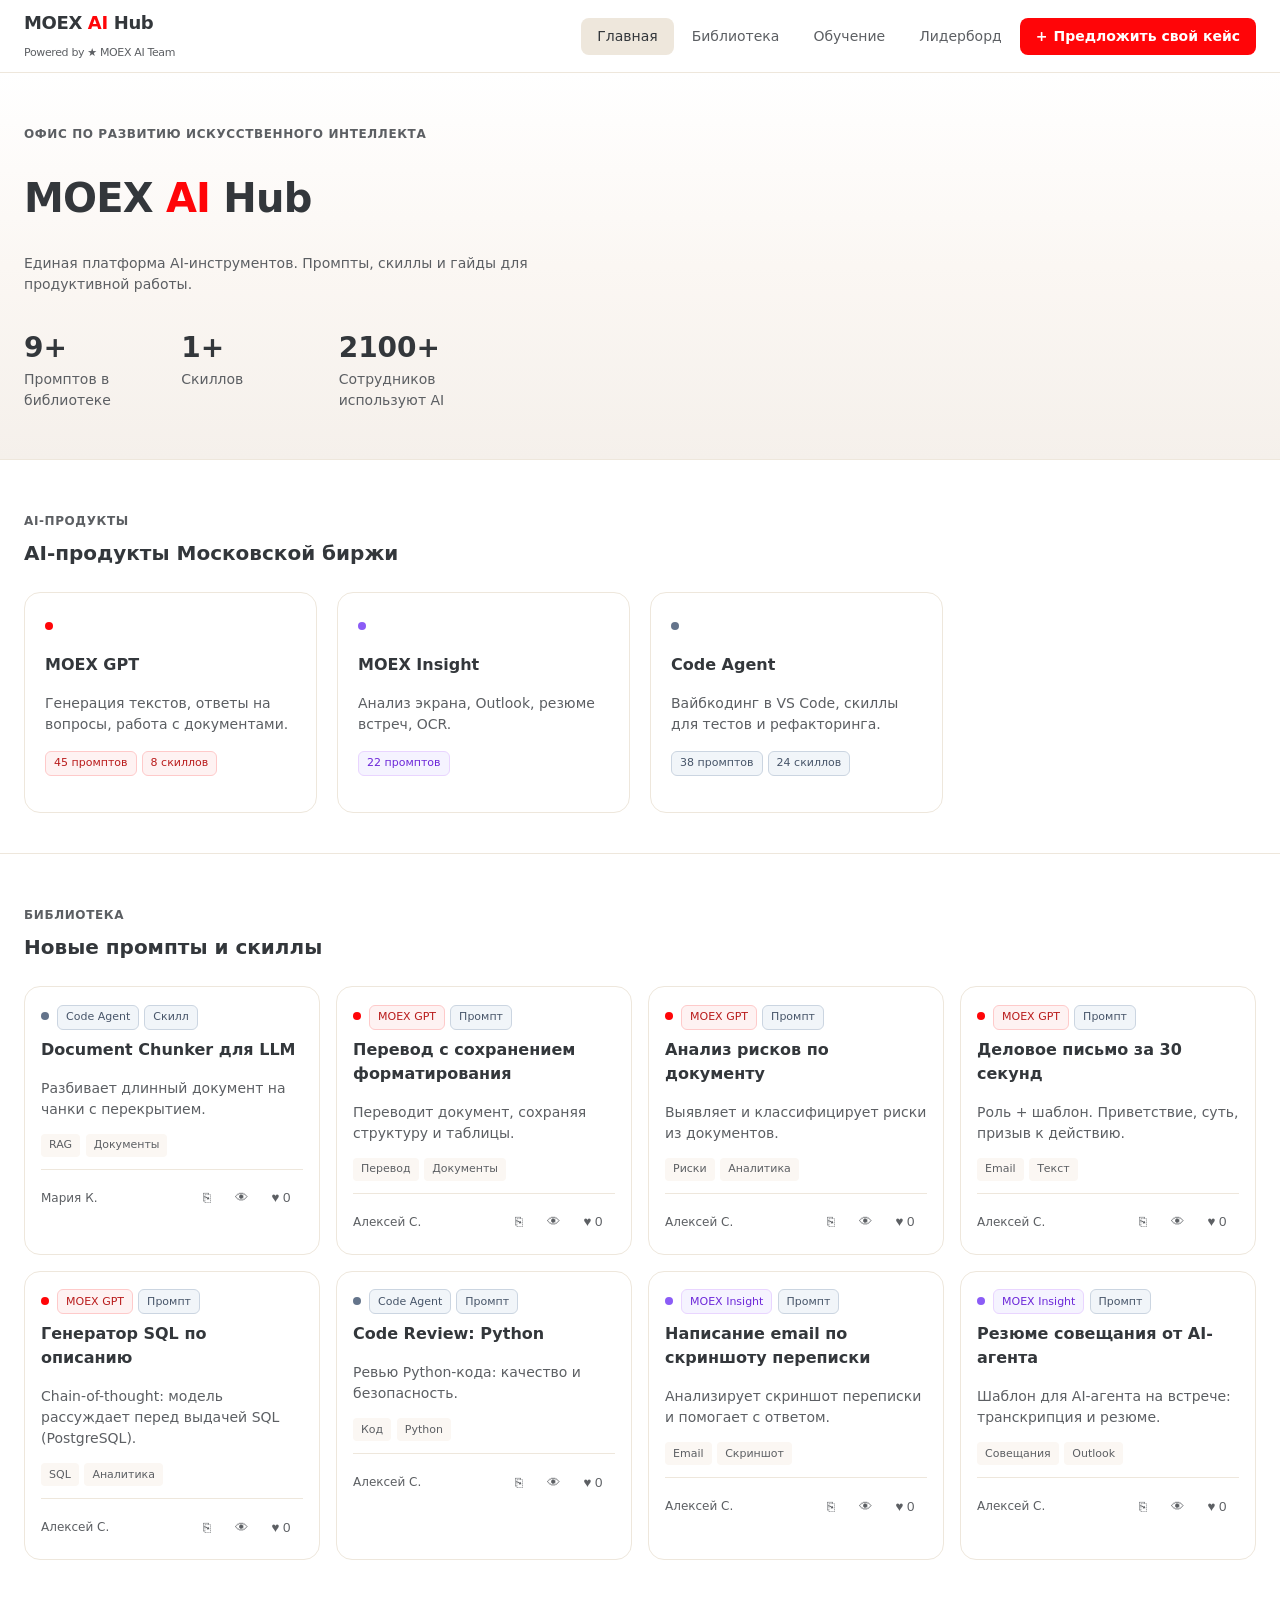
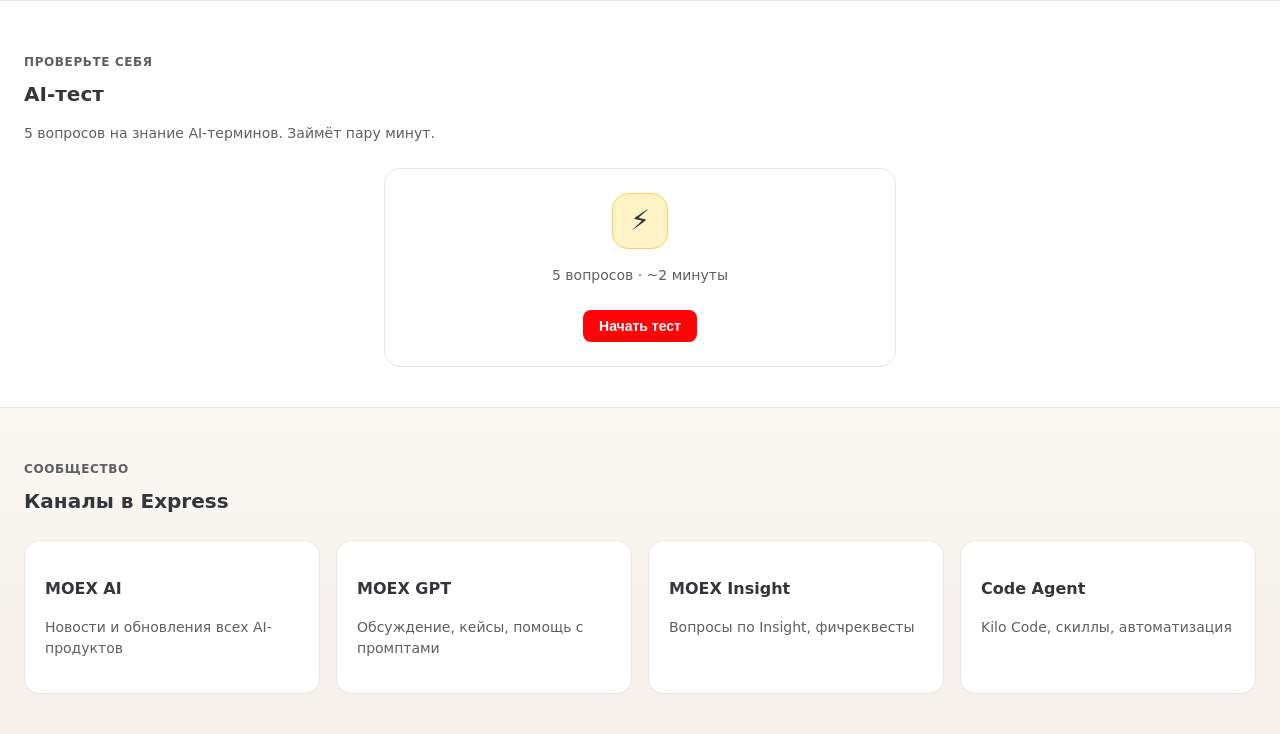
<file: moex-ai-hub-full-app.html>
<!DOCTYPE html>
<html lang="ru">
<head>
  <meta charset="UTF-8" />
  <meta name="viewport" content="width=device-width, initial-scale=1.0" />
  <title>MOEX AI Hub — Единая платформа AI-инструментов</title>
  <style>
    *,*::before,*::after{box-sizing:border-box;}
    body{margin:0;font-family:system-ui,-apple-system,'Segoe UI',Roboto,sans-serif;background:#fff;color:#33373B;line-height:1.5;-webkit-font-smoothing:antialiased;}
    .container{max-width:1280px;margin:0 auto;padding:0 1rem;}
    @media (min-width:640px){.container{padding:0 1.5rem;}}
    a{color:inherit;text-decoration:none;}
    button,cursor-pointer{cursor:pointer;}

    /* Header */
    header{position:sticky;top:0;z-index:50;border-bottom:1px solid #EEE7DC;background:rgba(255,255,255,.92);backdrop-filter:blur(12px);}
    .header-inner{display:flex;align-items:center;justify-content:space-between;height:72px;}
    .logo{font-size:1.125rem;font-weight:700;letter-spacing:-0.02em;}
    .logo .red{color:#FF0508;}
    .logo-sub{font-size:11px;font-weight:500;color:#5c5f63;}
    nav{display:flex;align-items:center;gap:2px;}
    .nav-link{padding:0.5rem 1rem;font-size:0.875rem;font-weight:500;color:#5c5f63;border-radius:0.5rem;}
    .nav-link:hover{color:#33373B;background:#FBF7F3;}
    .nav-link.active{color:#33373B;background:#EEE7DC;}
    .btn{display:inline-flex;align-items:center;gap:0.375rem;padding:0.5rem 1rem;font-size:0.875rem;font-weight:600;border-radius:0.5rem;border:none;cursor:pointer;transition:all .2s;}
    .btn-primary{background:#FF0508;color:#fff;}
    .btn-primary:hover{background:#d90407;}
    .btn-outline{background:transparent;border:1px solid #33373B;color:#33373B;}
    .btn-outline:hover{background:#33373B;color:#fff;}
    .btn-ghost{background:transparent;color:#5c5f63;}
    .btn-ghost:hover{background:#FBF7F3;color:#33373B;}

    /* Sections */
    .screen{display:none;}
    .screen.active{display:block;}
    .section-label{font-size:0.75rem;font-weight:600;text-transform:uppercase;letter-spacing:0.05em;color:#5c5f63;margin-bottom:0.5rem;}
    .section-title{font-size:1.25rem;font-weight:700;color:#33373B;margin:0 0 0.5rem;}
    .page-title{font-size:1.875rem;font-weight:700;letter-spacing:-0.02em;color:#33373B;}
    .page-subtitle{font-size:0.875rem;color:#5c5f63;margin-top:0.25rem;}
    .card-title{font-size:1rem;font-weight:600;color:#33373B;}
    .body-text{font-size:0.875rem;color:#5c5f63;line-height:1.5;}

    /* Hero */
    .hero{background:linear-gradient(180deg,#fff 0%,#FBF7F3 50%,#F5F0EB 100%);border-bottom:1px solid #EEE7DC;padding:2.5rem 0 3rem;}
    .hero h1{font-size:2.5rem;font-weight:700;letter-spacing:-0.02em;line-height:1.1;}
    .hero .red{color:#FF0508;}
    .hero-stats{display:grid;grid-template-columns:repeat(3,1fr);gap:1.5rem;max-width:28rem;margin-top:2rem;}
    .hero-stat .val{font-size:1.75rem;font-weight:700;color:#33373B;}
    .hero-stat .lbl{font-size:0.875rem;color:#5c5f63;}

    /* Cards */
    .card{background:#fff;border:1px solid #EEE7DC;border-radius:1rem;padding:1.25rem;transition:box-shadow .2s,border-color .2s;}
    .card:hover{box-shadow:0 12px 28px rgba(0,0,0,.08);border-color:#E1BD95;}
    .product-dot{width:8px;height:8px;border-radius:50%;display:inline-block;margin-right:0.5rem;}
    .product-dot.gpt{background:#FF0508;}
    .product-dot.insight{background:#8b5cf6;}
    .product-dot.code{background:#64748b;}
    .badge{display:inline-flex;align-items:center;padding:0.2rem 0.5rem;font-size:11px;font-weight:500;border-radius:0.375rem;border:1px solid;}
    .badge-gpt{background:#fef2f2;color:#b91c1c;border-color:#fecaca;}
    .badge-insight{background:#f5f3ff;color:#6d28d9;border-color:#e9d5ff;}
    .badge-code{background:#f1f5f9;color:#475569;border-color:#cbd5e1;}
    .grid-3{display:grid;grid-template-columns:repeat(auto-fill,minmax(280px,1fr));gap:1.25rem;}
    .grid-4{display:grid;grid-template-columns:repeat(auto-fill,minmax(260px,1fr));gap:1rem;}

    /* Prompt card */
    .prompt-card{background:#fff;border:1px solid #EEE7DC;border-radius:1rem;padding:1rem;cursor:pointer;transition:all .2s;}
    .prompt-card:hover{box-shadow:0 12px 28px rgba(0,0,0,.1);transform:translateY(-2px);}
    .prompt-card .tags-wrap{display:flex;flex-wrap:wrap;gap:0.35rem;margin-top:0.5rem;}
    .prompt-card .tag{font-size:11px;padding:0.2rem 0.5rem;background:#FBF7F3;color:#5c5f63;border-radius:0.25rem;}
    .prompt-card .footer{border-top:1px solid #EEE7DC;margin-top:0.75rem;padding-top:0.75rem;display:flex;align-items:center;justify-content:space-between;}
    .prompt-card .actions{display:flex;align-items:center;gap:2px;}
    .prompt-card .actions button{width:32px;height:32px;border:none;background:transparent;border-radius:0.375rem;color:#5c5f63;cursor:pointer;}
    .prompt-card .actions button:hover{background:#FBF7F3;color:#33373B;}
    .prompt-card .actions .like{min-width:44px;}
    .prompt-card .actions .like.liked{color:#FF0508;}

    /* Modal */
    .overlay{position:fixed;inset:0;background:rgba(0,0,0,.4);z-index:100;display:none;align-items:center;justify-content:center;padding:1rem;}
    .overlay.open{display:flex;}
    .modal{background:#fff;border-radius:1rem;max-width:560px;width:100%;max-height:90vh;overflow:auto;box-shadow:0 25px 50px -12px rgba(0,0,0,.25);}
    .modal-header{padding:1.25rem 1.5rem;border-bottom:1px solid #EEE7DC;display:flex;justify-content:space-between;align-items:flex-start;}
    .modal-header h2{font-size:1.125rem;font-weight:600;margin:0;}
    .modal-close{width:32px;height:32px;border:none;background:transparent;border-radius:0.375rem;cursor:pointer;color:#5c5f63;}
    .modal-close:hover{background:#FBF7F3;}
    .modal-body{padding:1.5rem;}
    .modal-body pre{white-space:pre-wrap;font-size:0.8rem;color:#33373B;background:#FBF7F3;padding:1rem;border-radius:0.5rem;overflow:auto;max-height:320px;}
    .modal-copy{margin-top:1rem;}

    /* Quiz */
    .quiz-card{background:#fff;border:1px solid #EEE7DC;border-radius:1rem;padding:1.5rem;max-width:32rem;margin:0 auto;}
    .quiz-progress{height:6px;background:#EEE7DC;border-radius:999px;overflow:hidden;margin-bottom:1rem;}
    .quiz-progress-bar{height:100%;background:#FF0508;border-radius:999px;transition:width .3s;}
    .quiz-option{width:100%;text-align:left;padding:0.875rem 1rem;border:1px solid #EEE7DC;border-radius:0.5rem;background:#fff;cursor:pointer;margin-bottom:0.5rem;display:flex;align-items:center;gap:0.75rem;}
    .quiz-option:hover{border-color:#E1BD95;background:#FBF7F3;}
    .quiz-option.selected{border-color:#33373B;background:#FBF7F3;}
    .quiz-option.correct{border-color:#10b981;background:#ecfdf5;}
    .quiz-option.wrong{border-color:#ef4444;background:#fef2f2;}
    .quiz-option .letter{width:24px;height:24px;border-radius:50%;border:1px solid #EEE7DC;display:flex;align-items:center;justify-content:center;font-size:0.75rem;font-weight:700;flex-shrink:0;}
    .quiz-explanation{margin-top:1rem;padding:1rem;background:#FBF7F3;border:1px solid #EEE7DC;border-radius:0.5rem;font-size:0.875rem;color:#5c5f63;}
    .quiz-result-icon{width:56px;height:56px;border-radius:1rem;display:flex;align-items:center;justify-content:center;margin:0 auto 1rem;font-size:1.75rem;}
    .quiz-result-icon.good{background:#ecfdf5;border:1px solid #a7f3d0;}
    .quiz-result-icon.bad{background:#fef2f2;border:1px solid #fecaca;}

    /* Library filters */
    .filters{display:flex;flex-wrap:wrap;gap:0.5rem;align-items:center;margin-bottom:1.25rem;}
    .filter-tabs{display:flex;gap:2px;}
    .filter-tab{padding:0.35rem 0.75rem;font-size:0.75rem;border:1px solid #EEE7DC;background:#fff;border-radius:0.375rem;cursor:pointer;}
    .filter-tab:hover{background:#FBF7F3;}
    .filter-tab.active{background:#33373B;color:#fff;border-color:#33373B;}
    .search-inp{height:36px;padding:0 0.75rem;border:1px solid #EEE7DC;border-radius:0.5rem;font-size:0.875rem;min-width:200px;}
    .search-inp:focus{outline:none;border-color:#E1BD95;box-shadow:0 0 0 2px rgba(225,189,149,.3);}

    /* Form */
    .form-group{margin-bottom:1.25rem;}
    .form-label{display:block;font-size:0.75rem;font-weight:600;color:#33373B;margin-bottom:0.35rem;}
    .form-label .req{color:#FF0508;}
    .form-input,.form-textarea{width:100%;padding:0.5rem 0.75rem;border:1px solid #EEE7DC;border-radius:0.5rem;font-size:0.875rem;}
    .form-input:focus,.form-textarea:focus{outline:none;border-color:#E1BD95;}
    .form-textarea{min-height:160px;resize:vertical;font-family:ui-monospace,monospace;}
    .form-select{height:36px;padding:0 2rem 0 0.75rem;border:1px solid #EEE7DC;border-radius:0.5rem;font-size:0.875rem;background:#fff;cursor:pointer;min-width:180px;}
    .form-tabs{display:flex;gap:2px;padding:2px;background:#FBF7F3;border:1px solid #EEE7DC;border-radius:0.5rem;}
    .form-tab{flex:1;padding:0.5rem;font-size:0.75rem;border:none;background:transparent;border-radius:0.375rem;cursor:pointer;display:flex;align-items:center;justify-content:center;gap:0.35rem;}
    .form-tab.active{background:#fff;box-shadow:0 1px 2px rgba(0,0,0,.05);}

    /* Leaderboard */
    .lb-top3{display:grid;grid-template-columns:repeat(3,1fr);gap:1rem;margin-bottom:1.5rem;}
    .lb-user{text-align:center;padding:1.25rem;border-radius:1rem;background:linear-gradient(180deg,#fff 0%,#FBF7F3 100%);border:1px solid #EEE7DC;}
    .lb-user .avatar{width:48px;height:48px;border-radius:50%;background:#EEE7DC;display:flex;align-items:center;justify-content:center;font-weight:700;margin:0 auto 0.5rem;}
    .lb-row{display:flex;align-items:center;gap:1rem;padding:0.75rem 1rem;border-bottom:1px solid #EEE7DC;}
    .lb-row:last-child{border-bottom:none;}
    .lb-row:hover{background:#FBF7F3;}
    .lb-row .rank{width:28px;text-align:center;font-weight:700;color:#5c5f63;}
    .lb-row .name{flex:1;font-weight:600;}
    .lb-row .dept{font-size:0.75rem;color:#5c5f63;}
    .lb-row .nums{display:flex;gap:1rem;font-size:0.875rem;color:#5c5f63;}
    .lb-row .nums .heart{color:#FF0508;}

    /* Toast */
    #toast{position:fixed;bottom:1.5rem;left:50%;transform:translateX(-50%);background:#33373B;color:#fff;padding:0.5rem 1rem;border-radius:0.5rem;font-size:0.875rem;z-index:200;opacity:0;transition:opacity .2s;}
    #toast.show{opacity:1;}
    .py-10{padding-top:2.5rem;padding-bottom:2.5rem;}
    .mb-6{margin-bottom:1.5rem;}
    .mb-8{margin-bottom:2rem;}
  </style>
</head>
<body>
  <header>
    <div class="container header-inner">
      <a href="#home" class="logo" data-nav="home">MOEX <span class="red">AI</span> Hub<br><span class="logo-sub">Powered by ★ MOEX AI Team</span></a>
      <nav>
        <a href="#home" class="nav-link" data-nav="home">Главная</a>
        <a href="#library" class="nav-link" data-nav="library">Библиотека</a>
        <a href="#learn" class="nav-link" data-nav="learn">Обучение</a>
        <a href="#leaderboard" class="nav-link" data-nav="leaderboard">Лидерборд</a>
        <a href="#submit" class="btn btn-primary"><span>+</span> Предложить свой кейс</a>
      </nav>
    </div>
  </header>

  <main>
    <!-- HOME -->
    <section id="screen-home" class="screen active">
      <div class="hero">
        <div class="container">
          <p class="section-label">Офис по развитию искусственного интеллекта</p>
          <h1>MOEX <span class="red">AI</span> Hub</h1>
          <p class="body-text" style="max-width:32rem;margin-top:0.5rem;">Единая платформа AI-инструментов. Промпты, скиллы и гайды для продуктивной работы.</p>
          <div class="hero-stats">
            <div class="hero-stat"><div class="val" id="stat-prompts">0</div><div class="lbl">Промптов в библиотеке</div></div>
            <div class="hero-stat"><div class="val" id="stat-skills">0</div><div class="lbl">Скиллов</div></div>
            <div class="hero-stat"><div class="val">2100+</div><div class="lbl">Сотрудников используют AI</div></div>
          </div>
        </div>
      </div>
      <div class="container py-10">
        <p class="section-label">AI-продукты</p>
        <h2 class="section-title mb-6">AI-продукты Московской биржи</h2>
        <div class="grid-3" id="home-products"></div>
      </div>
      <div class="container py-10" style="border-top:1px solid #EEE7DC;">
        <p class="section-label">Библиотека</p>
        <h2 class="section-title mb-6">Новые промпты и скиллы</h2>
        <div class="grid-4" id="home-library"></div>
      </div>
      <div class="container py-10" style="border-top:1px solid #EEE7DC;">
        <p class="section-label">Проверьте себя</p>
        <h2 class="section-title mb-2">AI-тест</h2>
        <p class="body-text mb-6" style="max-width:28rem;">5 вопросов на знание AI-терминов. Займёт пару минут.</p>
        <div id="quiz-root"></div>
      </div>
      <div class="container py-10" style="border-top:1px solid #EEE7DC;background:linear-gradient(180deg,#FBF7F3 0%,#F5F0EB 100%);">
        <p class="section-label">Сообщество</p>
        <h2 class="section-title mb-6">Каналы в Express</h2>
        <div class="grid-4" id="home-community"></div>
      </div>
    </section>

    <!-- LIBRARY -->
    <section id="screen-library" class="screen">
      <div style="border-bottom:1px solid #EEE7DC;background:linear-gradient(180deg,#FBF7F3,#fff);">
        <div class="container py-10">
          <p class="section-label">Библиотека</p>
          <h1 class="page-title">Все материалы</h1>
          <p class="page-subtitle" id="library-count">0 материалов</p>
        </div>
      </div>
      <div class="container py-10">
        <div class="filters">
          <div class="filter-tabs" id="filter-tabs"></div>
          <select class="form-select" id="filter-product">
            <option value="all">Все продукты</option>
            <option value="MOEX GPT">MOEX GPT</option>
            <option value="MOEX Insight">MOEX Insight</option>
            <option value="Code Agent">Code Agent</option>
          </select>
          <input type="text" class="search-inp" id="filter-search" placeholder="Поиск..." />
        </div>
        <div class="grid-4" id="library-grid"></div>
      </div>
    </section>

    <!-- LEARN -->
    <section id="screen-learn" class="screen">
      <div style="border-bottom:1px solid #EEE7DC;background:linear-gradient(180deg,#FBF7F3,#fff);">
        <div class="container py-10">
          <p class="section-label">Обучение</p>
          <h1 class="page-title">Гайды, глоссарий и тест</h1>
          <p class="page-subtitle">Ресурсы для работы с AI-инструментами Биржи</p>
        </div>
      </div>
      <div class="container py-10">
        <div class="grid-3 mb-8" id="learn-guides"></div>
        <p class="section-label">Проверьте себя</p>
        <h2 class="section-title mb-6">AI-тест</h2>
        <div id="learn-quiz-root"></div>
      </div>
    </section>

    <!-- LEADERBOARD -->
    <section id="screen-leaderboard" class="screen">
      <div style="border-bottom:1px solid #EEE7DC;background:linear-gradient(180deg,#FBF7F3,#fff);">
        <div class="container py-10">
          <p class="section-label">Лидерборд</p>
          <h1 class="page-title">Лучшие контрибьюторы</h1>
          <p class="page-subtitle">Сотрудники, которые делают AI доступнее для всех</p>
        </div>
      </div>
      <div class="container py-10">
        <div class="lb-top3" id="lb-top3"></div>
        <div class="card" id="lb-rest"></div>
      </div>
    </section>

    <!-- SUBMIT -->
    <section id="screen-submit" class="screen">
      <div style="border-bottom:1px solid #EEE7DC;background:linear-gradient(180deg,#FBF7F3,#fff);">
        <div class="container py-10">
          <a href="#library" class="body-text" style="display:inline-flex;align-items:center;gap:0.35rem;margin-bottom:0.5rem;">← Назад в библиотеку</a>
          <h1 class="page-title">Поделиться с сообществом</h1>
          <p class="page-subtitle">Добавьте промпт или скилл</p>
        </div>
      </div>
      <div class="container py-10" id="submit-form-wrap">
        <div class="card" style="max-width:36rem;margin:0 auto;">
          <div style="padding:1.5rem;">
            <form id="submit-form">
              <div class="form-group">
                <span class="form-label">Тип материала</span>
                <div class="form-tabs">
                  <button type="button" class="form-tab active" data-type="prompt">Промпт</button>
                  <button type="button" class="form-tab" data-type="skill">Скилл</button>
                </div>
              </div>
              <div class="form-group">
                <label class="form-label">Название <span class="req">*</span></label>
                <input type="text" class="form-input" id="submit-title" placeholder="Например: Суммаризация протокола" required />
              </div>
              <div class="form-group">
                <label class="form-label">Краткое описание</label>
                <input type="text" class="form-input" id="submit-desc" placeholder="Одно предложение" />
              </div>
              <div class="form-group">
                <label class="form-label">Текст промпта / код <span class="req">*</span></label>
                <textarea class="form-textarea" id="submit-content" placeholder="Вставьте текст..." required></textarea>
              </div>
              <div class="form-group">
                <label class="form-label">Продукт <span class="req">*</span></label>
                <select class="form-select" id="submit-product" required>
                  <option value="">Выберите продукт</option>
                  <option value="MOEX GPT">MOEX GPT</option>
                  <option value="MOEX Insight">MOEX Insight</option>
                  <option value="Code Agent">Code Agent</option>
                </select>
              </div>
              <button type="submit" class="btn btn-primary" style="width:100%;">
                Отправить на модерацию
              </button>
            </form>
          </div>
        </div>
      </div>
      <div id="submit-success" style="display:none;text-align:center;padding:4rem 1rem;">
        <div class="quiz-result-icon good">✓</div>
        <h2 class="section-title">Материал отправлен</h2>
        <p class="body-text">После модерации он станет доступен в библиотеке.</p>
        <div style="margin-top:1.5rem;">
          <a href="#library" class="btn btn-outline">В библиотеку</a>
        </div>
      </div>
    </section>
  </main>

  <div class="overlay" id="modal-overlay">
    <div class="modal">
      <div class="modal-header">
        <h2 id="modal-title"></h2>
        <button type="button" class="modal-close" id="modal-close" aria-label="Закрыть">×</button>
      </div>
      <div class="modal-body">
        <div id="modal-badges"></div>
        <pre id="modal-content"></pre>
        <button type="button" class="btn btn-primary modal-copy" id="modal-copy">Копировать</button>
      </div>
    </div>
  </div>

  <div id="toast">Скопировано</div>

  <script>
(function() {
  const PRODUCTS = [
    { name: 'MOEX GPT', tagline: 'Корпоративный AI-чат', desc: 'Генерация текстов, ответы на вопросы, работа с документами.', dot: 'gpt', prompts: 45, skills: 8 },
    { name: 'MOEX Insight', tagline: 'AI-ассистент рабочего стола', desc: 'Анализ экрана, Outlook, резюме встреч, OCR.', dot: 'insight', prompts: 22, skills: 0 },
    { name: 'Code Agent', tagline: 'Программирование с помощью AI', desc: 'Вайбкодинг в VS Code, скиллы для тестов и рефакторинга.', dot: 'code', prompts: 38, skills: 24 }
  ];
  const CHANNELS = [
    { title: 'MOEX AI', desc: 'Новости и обновления всех AI-продуктов' },
    { title: 'MOEX GPT', desc: 'Обсуждение, кейсы, помощь с промптами' },
    { title: 'MOEX Insight', desc: 'Вопросы по Insight, фичреквесты' },
    { title: 'Code Agent', desc: 'Kilo Code, скиллы, автоматизация' }
  ];
  const GUIDES = [
    { title: 'Установка Python + Node.js', desc: 'Настройка окружения' },
    { title: 'Настройка Kilo Code в VS Code', desc: 'Подключение к локальным LLM' },
    { title: 'Первые шаги в MOEX Insight', desc: 'От установки до первого анализа' },
    { title: 'Как писать эффективные промпты', desc: 'Техники и шаблоны' },
    { title: 'Безопасность при работе с AI', desc: 'Правила и лучшие практики' },
    { title: 'API MOEX LLMs', desc: 'Получение API-ключа' }
  ];
  const QUIZ_QUESTIONS = [
    { question: 'Что такое промпт?', options: ['Программа для компьютера', 'Текстовая инструкция для AI-модели', 'Тип файла', 'Название сервера'], correctIndex: 1, explanation: 'Промпт — это текстовая инструкция, которая задаёт AI-модели контекст, роль и формат ответа.' },
    { question: 'Чем скилл отличается от промпта?', options: ['Скилл — это промпт на английском', 'Скилл всегда длиннее', 'Скилл включает код и автоматизацию', 'Ничем'], correctIndex: 2, explanation: 'Скилл — конфигурация или код. Промпт — только текст.' },
    { question: 'Что такое вайбкодинг?', options: ['Программирование под музыку', 'Описание задачи словами, AI пишет код', 'Тестирование интерфейсов', 'Парное программирование'], correctIndex: 1, explanation: 'Вайбкодинг — вы описываете результат, AI генерирует код.' },
    { question: 'Для чего нужен RAG?', options: ['Ускорение модели', 'Ответы на основе актуальных документов', 'Шифрование данных', 'Обучение моделей'], correctIndex: 1, explanation: 'RAG подтягивает данные в контекст для ответа.' },
    { question: 'Что такое LLM?', options: ['Long Learning Machine', 'Large Language Model', 'Logical Learning Module', 'Low Latency Memory'], correctIndex: 1, explanation: 'LLM = Large Language Model.' }
  ];

  let ITEMS = [];
  function getItems() {
    if (ITEMS.length) return ITEMS;
    const raw = [
      { id: 'p1', title: 'Суммаризация протокола совещания', description: 'Роль + структурированный вывод. Решения, задачи, дедлайны.', content: '**Роль:** Ты — корпоративный секретарь.\n\n**Инструкция:** Проанализируй протокол: 1) Решения 2) Задачи с ответственными и сроками 3) Открытые вопросы. Выведи резюме и таблицы. Язык: русский.', tags: ['Текст','Совещания'], product: 'MOEX GPT', author: 'Алексей С.', likes: 0, type: 'prompt' },
      { id: 'p2', title: 'Генератор SQL по описанию', description: 'Chain-of-thought: модель рассуждает перед выдачей SQL (PostgreSQL).', content: '**Роль:** Ты — senior DBA PostgreSQL. Действуй по шагам: 1) Переформулируй задачу 2) Определи JOIN и агрегации 3) Напиши SQL с комментариями.', tags: ['SQL','Аналитика'], product: 'MOEX GPT', author: 'Алексей С.', likes: 0, type: 'prompt' },
      { id: 'p3', title: 'Деловое письмо за 30 секунд', description: 'Роль + шаблон. Приветствие, суть, призыв к действию.', content: '**Роль:** Опытный специалист по коммуникациям. Структура: обращение, контекст, ключевые пункты, call-to-action, подпись. До 200 слов.', tags: ['Email','Текст'], product: 'MOEX GPT', author: 'Алексей С.', likes: 0, type: 'prompt' },
      { id: 'p4', title: 'Анализ рисков по документу', description: 'Выявляет и классифицирует риски из документов.', content: 'Проанализируй документ. Для каждого риска: Категория | Описание | Вероятность | Влияние | Митигация. Категории: Операционный/Финансовый/Технологический.', tags: ['Риски','Аналитика'], product: 'MOEX GPT', author: 'Алексей С.', likes: 0, type: 'prompt' },
      { id: 'p5', title: 'Перевод с сохранением форматирования', description: 'Переводит документ, сохраняя структуру и таблицы.', content: 'Ты — переводчик финансовой документации. Переведи с {язык} на {язык}. Сохраняй заголовки, списки, таблицы. Формат: Markdown.', tags: ['Перевод','Документы'], product: 'MOEX GPT', author: 'Алексей С.', likes: 0, type: 'prompt' },
      { id: 'p12', title: 'Анализ графика котировок', description: 'Анализирует скриншот с графиком — тренды, уровни.', content: 'Ты — технический аналитик. По скриншоту графика: инструмент, тренд, уровни поддержки/сопротивления, паттерны. Без финансовых рекомендаций.', tags: ['Скриншот','Аналитика'], product: 'MOEX Insight', author: 'Алексей С.', likes: 0, type: 'prompt' },
      { id: 'p13', title: 'Резюме совещания от AI-агента', description: 'Шаблон для AI-агента на встрече: транскрипция и резюме.', content: 'После совещания: дата, участники, темы, решения, таблица задач (задача | ответственный | срок), следующие шаги. Markdown.', tags: ['Совещания','Outlook'], product: 'MOEX Insight', author: 'Алексей С.', likes: 0, type: 'prompt' },
      { id: 'p14', title: 'Написание email по скриншоту переписки', description: 'Анализирует скриншот переписки и помогает с ответом.', content: 'По скриншоту переписки: контекст, ожидания, 2 варианта ответа (формальный и нейтральный). Вежливо и конструктивно.', tags: ['Email','Скриншот'], product: 'MOEX Insight', author: 'Алексей С.', likes: 0, type: 'prompt' },
      { id: 'p16', title: 'Code Review: Python', description: 'Ревью Python-кода: качество и безопасность.', content: 'Проведи code review: PEP 8, баги, edge cases, безопасность, тесты. Выдай список замечаний с приоритетом.', tags: ['Код','Python'], product: 'Code Agent', author: 'Алексей С.', likes: 0, type: 'prompt' },
      { id: 's1', title: 'Document Chunker для LLM', description: 'Разбивает длинный документ на чанки с перекрытием.', content: 'Конфигурация скилла: chunk_size=512, overlap=64, split_by="paragraph". Используется в RAG-пайплайне.', tags: ['RAG','Документы'], product: 'Code Agent', author: 'Мария К.', likes: 0, type: 'skill' }
    ];
    ITEMS = raw;
    return ITEMS;
  }

  let state = {
    screen: 'home',
    libraryTab: 'all',
    libraryProduct: 'all',
    librarySearch: '',
    likes: {},
    selectedItem: null,
    quiz: { started: false, index: 0, selected: null, answered: false, score: 0, finished: false, seed: 1 },
    submitType: 'prompt',
    submitDone: false
  };

  function getLikes(id, defaultLikes) {
    return state.likes[id] !== undefined ? state.likes[id] : defaultLikes;
  }
  function setLike(id, delta) {
    const base = getLikes(id, ITEMS.find(i => i.id === id)?.likes ?? 0);
    state.likes[id] = base + delta;
  }
  function toggleLike(id) {
    const cur = getLikes(id, ITEMS.find(i => i.id === id)?.likes ?? 0);
    const key = 'liked_' + id;
    if (state[key]) {
      state[key] = false;
      setLike(id, -1);
    } else {
      state[key] = true;
      setLike(id, 1);
    }
    render();
  }
  function isLiked(id) {
    return state['liked_' + id] === true;
  }

  function filterItems() {
    const items = getItems();
    let list = items.filter(i => {
      if (state.libraryTab !== 'all' && i.type !== state.libraryTab) return false;
      if (state.libraryProduct !== 'all' && i.product !== state.libraryProduct) return false;
      const q = state.librarySearch.trim().toLowerCase();
      if (!q) return true;
      return i.title.toLowerCase().includes(q) || i.description.toLowerCase().includes(q) || (i.tags && i.tags.some(t => t.toLowerCase().includes(q)));
    });
    return list;
  }

  function buildLeaderboard() {
    const items = getItems();
    const byAuthor = {};
    items.forEach(i => {
      const n = i.author;
      if (!byAuthor[n]) byAuthor[n] = { name: n, prompts: 0, skills: 0, likes: 0 };
      if (i.type === 'prompt') byAuthor[n].prompts++; else byAuthor[n].skills++;
      byAuthor[n].likes += getLikes(i.id, i.likes);
    });
    return Object.values(byAuthor).sort((a, b) => b.likes - a.likes).map((u, i) => ({ ...u, rank: i + 1 }));
  }

  function showScreen(screen) {
    state.screen = screen;
    document.querySelectorAll('.screen').forEach(el => el.classList.remove('active'));
    document.querySelectorAll('.nav-link').forEach(el => el.classList.remove('active'));
    const el = document.getElementById('screen-' + screen);
    if (el) el.classList.add('active');
    const nav = document.querySelector('.nav-link[data-nav="' + screen + '"]');
    if (nav) nav.classList.add('active');
    if (screen === 'submit' && state.submitDone) {
      document.getElementById('submit-form-wrap').style.display = 'none';
      document.getElementById('submit-success').style.display = 'block';
    } else if (screen === 'submit') {
      document.getElementById('submit-form-wrap').style.display = 'block';
      document.getElementById('submit-success').style.display = 'none';
    }
    render();
  }

  function showToast(msg) {
    const t = document.getElementById('toast');
    t.textContent = msg || 'Скопировано';
    t.classList.add('show');
    setTimeout(() => t.classList.remove('show'), 2000);
  }

  function openDetail(item) {
    state.selectedItem = item;
    document.getElementById('modal-title').textContent = item.title;
    document.getElementById('modal-content').textContent = item.content;
    const badges = document.getElementById('modal-badges');
    const badgeClass = item.product === 'MOEX GPT' ? 'badge-gpt' : item.product === 'MOEX Insight' ? 'badge-insight' : 'badge-code';
    badges.innerHTML = '<span class="badge ' + badgeClass + '">' + item.product + '</span> <span class="badge badge-code">' + (item.type === 'prompt' ? 'Промпт' : 'Скилл') + '</span>';
    document.getElementById('modal-overlay').classList.add('open');
  }
  function closeModal() {
    state.selectedItem = null;
    document.getElementById('modal-overlay').classList.remove('open');
  }
  document.getElementById('modal-close').onclick = closeModal;
  document.getElementById('modal-overlay').onclick = function(e) { if (e.target === this) closeModal(); };
  document.getElementById('modal-copy').onclick = function() {
    if (state.selectedItem) {
      navigator.clipboard.writeText(state.selectedItem.content).then(showToast);
    }
  };

  function copyItem(item) {
    navigator.clipboard.writeText(item.content).then(showToast);
  }

  function renderProducts(containerId) {
    const el = document.getElementById(containerId);
    if (!el) return;
    el.innerHTML = PRODUCTS.map(p => {
      const badge = 'badge-' + p.dot;
      return '<div class="card"><span class="product-dot ' + p.dot + '"></span><h3 class="card-title">' + p.name + '</h3><p class="body-text">' + p.desc + '</p><p style="margin-top:0.5rem;"><span class="badge ' + badge + '">' + p.prompts + ' промптов</span> ' + (p.skills ? '<span class="badge ' + badge + '">' + p.skills + ' скиллов</span>' : '') + '</p></div>';
    }).join('');
  }

  function renderPromptCard(item, showActions) {
    const style = item.product === 'MOEX GPT' ? 'gpt' : item.product === 'MOEX Insight' ? 'insight' : 'code';
    const badgeClass = 'badge-' + style;
    const likes = getLikes(item.id, item.likes);
    const liked = isLiked(item.id);
    const tags = (item.tags || []).slice(0, 3).map(t => '<span class="tag">' + t + '</span>').join('');
    const actions = showActions !== false ? '<div class="footer"><span class="body-text" style="font-size:0.75rem">' + item.author + '</span><div class="actions"><button type="button" title="Копировать" data-copy="' + item.id + '">⎘</button><button type="button" title="Подробнее" data-detail="' + item.id + '">👁</button><button type="button" class="like ' + (liked ? 'liked' : '') + '" data-like="' + item.id + '" title="Нравится">♥ ' + likes + '</button></div></div>' : '';
    return '<div class="prompt-card" data-detail="' + item.id + '"><div><span class="product-dot ' + style + '"></span><span class="badge ' + badgeClass + '">' + item.product + '</span> <span class="badge badge-code">' + (item.type === 'prompt' ? 'Промпт' : 'Скилл') + '</span></div><h3 class="card-title" style="margin-top:0.5rem">' + item.title + '</h3><p class="body-text" style="margin-top:0.25rem">' + item.description + '</p><div class="tags-wrap">' + tags + '</div>' + actions + '</div>';
  }

  function bindCardActions(parent) {
    if (!parent) return;
    parent.querySelectorAll('[data-copy]').forEach(btn => {
      btn.onclick = function(e) { e.stopPropagation(); const id = this.getAttribute('data-copy'); const item = getItems().find(i => i.id === id); if (item) copyItem(item); };
    });
    parent.querySelectorAll('[data-like]').forEach(btn => {
      btn.onclick = function(e) { e.stopPropagation(); toggleLike(this.getAttribute('data-like')); };
    });
    parent.querySelectorAll('[data-detail], .prompt-card').forEach(card => {
      const id = card.getAttribute('data-detail') || card.closest('.prompt-card')?.getAttribute('data-detail');
      if (id) {
        card.onclick = function(e) { if (!e.target.closest('button')) { const item = getItems().find(i => i.id === id); if (item) openDetail(item); } };
      }
    });
  }

  function renderHome() {
    const items = getItems();
    const prompts = items.filter(i => i.type === 'prompt').length;
    const skills = items.filter(i => i.type === 'skill').length;
    document.getElementById('stat-prompts').textContent = prompts + '+';
    document.getElementById('stat-skills').textContent = skills + '+';
    renderProducts('home-products');
    const newest = [...items].sort((a,b) => (b.createdAt || b.id).localeCompare(a.createdAt || a.id)).slice(0, 8);
    const libEl = document.getElementById('home-library');
    libEl.innerHTML = newest.map(i => renderPromptCard(i)).join('');
    bindCardActions(libEl);
    document.getElementById('home-community').innerHTML = CHANNELS.map(c => '<div class="card"><h3 class="card-title">' + c.title + '</h3><p class="body-text">' + c.desc + '</p></div>').join('');
    renderQuiz('quiz-root');
  }

  function renderLibrary() {
    const list = filterItems();
    document.getElementById('library-count').textContent = list.length + ' материалов';
    const tabsEl = document.getElementById('filter-tabs');
    const tabs = [{ v: 'all', l: 'Все' }, { v: 'prompt', l: 'Промпты' }, { v: 'skill', l: 'Скиллы' }];
    tabsEl.innerHTML = tabs.map(t => '<button type="button" class="filter-tab ' + (state.libraryTab === t.v ? 'active' : '') + '" data-tab="' + t.v + '">' + t.l + '</button>').join('');
    tabsEl.querySelectorAll('.filter-tab').forEach(btn => {
      btn.onclick = function() { state.libraryTab = this.getAttribute('data-tab'); document.getElementById('filter-product').value = state.libraryProduct; document.getElementById('filter-search').value = state.librarySearch; render(); };
    });
    document.getElementById('filter-product').value = state.libraryProduct;
    document.getElementById('filter-product').onchange = function() { state.libraryProduct = this.value; render(); };
    document.getElementById('filter-search').value = state.librarySearch;
    document.getElementById('filter-search').oninput = function() { state.librarySearch = this.value; render(); };
    const grid = document.getElementById('library-grid');
    grid.innerHTML = list.map(i => renderPromptCard(i)).join('');
    bindCardActions(grid);
  }

  function renderLearn() {
    document.getElementById('learn-guides').innerHTML = GUIDES.map(g => '<div class="card"><h3 class="card-title">' + g.title + '</h3><p class="body-text">' + g.desc + '</p></div>').join('');
    renderQuiz('learn-quiz-root');
  }

  function renderLeaderboard() {
    const lb = buildLeaderboard();
    const top3 = lb.filter(u => u.rank <= 3);
    const rest = lb.filter(u => u.rank > 3);
    const getInitials = (name) => name.split(/\s+/).slice(0,2).map(s => (s||'')[0]).join('').toUpperCase() || '??';
    document.getElementById('lb-top3').innerHTML = top3.map(u => '<div class="lb-user"><div class="avatar">' + getInitials(u.name) + '</div><div class="card-title">' + u.name + '</div><div class="body-text">Библиотека</div><div style="margin-top:0.5rem"><strong>' + (u.prompts + u.skills) + '</strong> публикаций · <strong class="heart">' + u.likes + '</strong> лайков</div></div>').join('');
    document.getElementById('lb-rest').innerHTML = rest.length ? rest.map(u => '<div class="lb-row"><span class="rank">' + u.rank + '</span><div><div class="name">' + u.name + '</div><div class="dept">Библиотека</div></div><div class="nums">' + u.prompts + ' промптов · ' + u.skills + ' скиллов · <span class="heart">' + u.likes + ' ♥</span></div></div>').join('') : '<div style="padding:1rem;color:#5c5f63">Нет данных</div>';
  }

  function renderQuiz(containerId) {
    const root = document.getElementById(containerId);
    if (!root) return;
    const q = state.quiz;
    const questions = QUIZ_QUESTIONS.slice();
    for (let i = questions.length - 1; i > 0; i--) {
      const j = Math.floor((q.seed * (i + 1)) % (i + 1));
      [questions[i], questions[j]] = [questions[j], questions[i]];
    }
    const take = questions.slice(0, 5);

    if (!q.started) {
      root.innerHTML = '<div class="quiz-card"><div style="text-align:center"><div class="quiz-result-icon good" style="background:#fef3c7;border-color:#fcd34d">⚡</div><p class="body-text mb-6">5 вопросов · ~2 минуты</p><button type="button" class="btn btn-primary" id="quiz-start">Начать тест</button></div></div>';
      root.querySelector('#quiz-start').onclick = function() { state.quiz.started = true; state.quiz.index = 0; state.quiz.selected = null; state.quiz.answered = false; state.quiz.score = 0; state.quiz.finished = false; state.quiz.seed = Date.now() % 1e6; render(); };
      return;
    }
    if (q.finished) {
      const score = q.score;
      const total = take.length;
      const pct = Math.round((score / total) * 100);
      const msg = pct === 100 ? 'Идеально!' : pct >= 60 ? 'Хороший результат!' : 'Есть над чем поработать.';
      root.innerHTML = '<div class="quiz-card"><div style="text-align:center"><div class="quiz-result-icon ' + (pct >= 60 ? 'good' : 'bad') + '">' + (pct >= 60 ? '✓' : '✗') + '</div><h3 class="section-title">' + score + ' из ' + total + '</h3><p class="body-text">' + msg + '</p><button type="button" class="btn btn-outline" id="quiz-restart">Попробовать ещё раз</button></div></div>';
      root.querySelector('#quiz-restart').onclick = function() { state.quiz.started = false; render(); };
      return;
    }

    const cur = take[q.index];
    const progress = ((q.index + (q.answered ? 1 : 0)) / take.length) * 100;
    let optionsHtml = cur.options.map((opt, i) => {
      let cls = 'quiz-option';
      if (q.answered) {
        if (i === cur.correctIndex) cls += ' correct';
        else if (i === q.selected) cls += ' wrong';
      } else if (i === q.selected) cls += ' selected';
      const letter = String.fromCharCode(65 + i);
      return '<button type="button" class="' + cls + '" data-option="' + i + '">' +
        '<span class="letter">' + (q.answered && i === cur.correctIndex ? '✓' : q.answered && i === q.selected && i !== cur.correctIndex ? '✗' : letter) + '</span>' +
        '<span>' + opt + '</span></button>';
    }).join('');
    root.innerHTML = '<div class="quiz-card"><div style="display:flex;justify-content:space-between;margin-bottom:0.5rem"><span class="section-label">Вопрос ' + (q.index + 1) + ' / ' + take.length + '</span><span class="section-label">Счёт: ' + q.score + '</span></div><div class="quiz-progress"><div class="quiz-progress-bar" style="width:' + progress + '%"></div></div><h3 class="card-title">' + cur.question + '</h3><div class="quiz-options">' + optionsHtml + '</div>' + (q.answered ? '<div class="quiz-explanation">' + cur.explanation + '</div><button type="button" class="btn btn-primary" style="width:100%;margin-top:1rem" id="quiz-next">' + (q.index < take.length - 1 ? 'Следующий вопрос' : 'Результаты') + '</button>' : '') + '</div>';
    root.querySelectorAll('.quiz-option').forEach(btn => {
      btn.onclick = function() {
        if (q.answered) return;
        state.quiz.selected = parseInt(this.getAttribute('data-option'), 10);
        state.quiz.answered = true;
        if (state.quiz.selected === cur.correctIndex) state.quiz.score++;
        render();
      };
    });
    const nextBtn = root.querySelector('#quiz-next');
    if (nextBtn) nextBtn.onclick = function() {
      if (q.index < take.length - 1) { state.quiz.index++; state.quiz.selected = null; state.quiz.answered = false; }
      else state.quiz.finished = true;
      render();
    };
  }

  function render() {
    getItems();
    if (state.screen === 'home') renderHome();
    else if (state.screen === 'library') renderLibrary();
    else if (state.screen === 'learn') renderLearn();
    else if (state.screen === 'leaderboard') renderLeaderboard();
  }

  document.getElementById('submit-form').onsubmit = function(e) {
    e.preventDefault();
    state.submitDone = true;
    document.getElementById('submit-form-wrap').style.display = 'none';
    document.getElementById('submit-success').style.display = 'block';
    showToast('Отправлено на модерацию');
  };
  document.querySelectorAll('.form-tab').forEach(btn => {
    btn.onclick = function() {
      document.querySelectorAll('.form-tab').forEach(b => b.classList.remove('active'));
      this.classList.add('active');
      state.submitType = this.getAttribute('data-type');
    };
  });

  window.addEventListener('hashchange', function() {
    const screen = (location.hash || '#home').slice(1) || 'home';
    showScreen(screen);
  });
  document.querySelectorAll('a[href^="#"]').forEach(a => {
    a.addEventListener('click', function(e) {
      const h = this.getAttribute('href');
      if (h && h !== '#') { location.hash = h.slice(1); showScreen(h.slice(1) || 'home'); e.preventDefault(); }
    });
  });

  const initialScreen = (location.hash || '#home').slice(1) || 'home';
  showScreen(initialScreen);
})();
  </script>
</body>
</html>
</file>
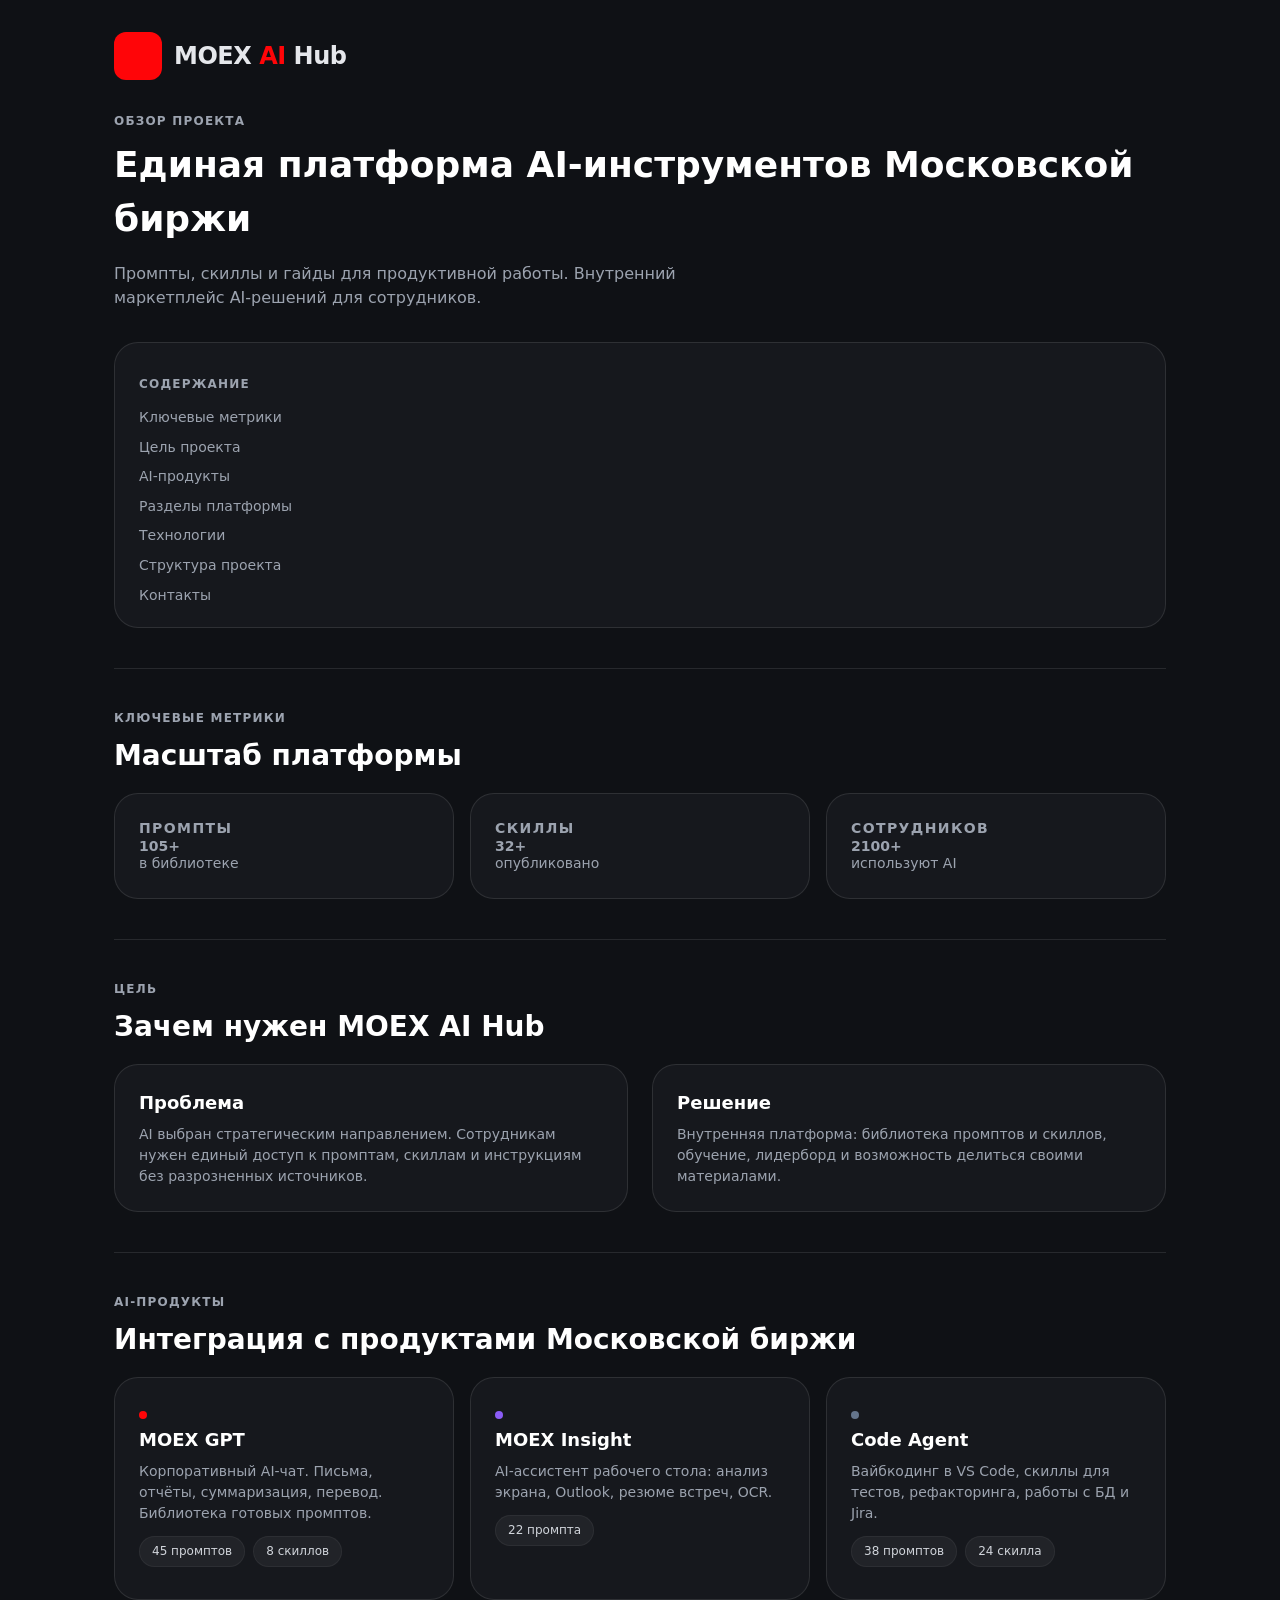
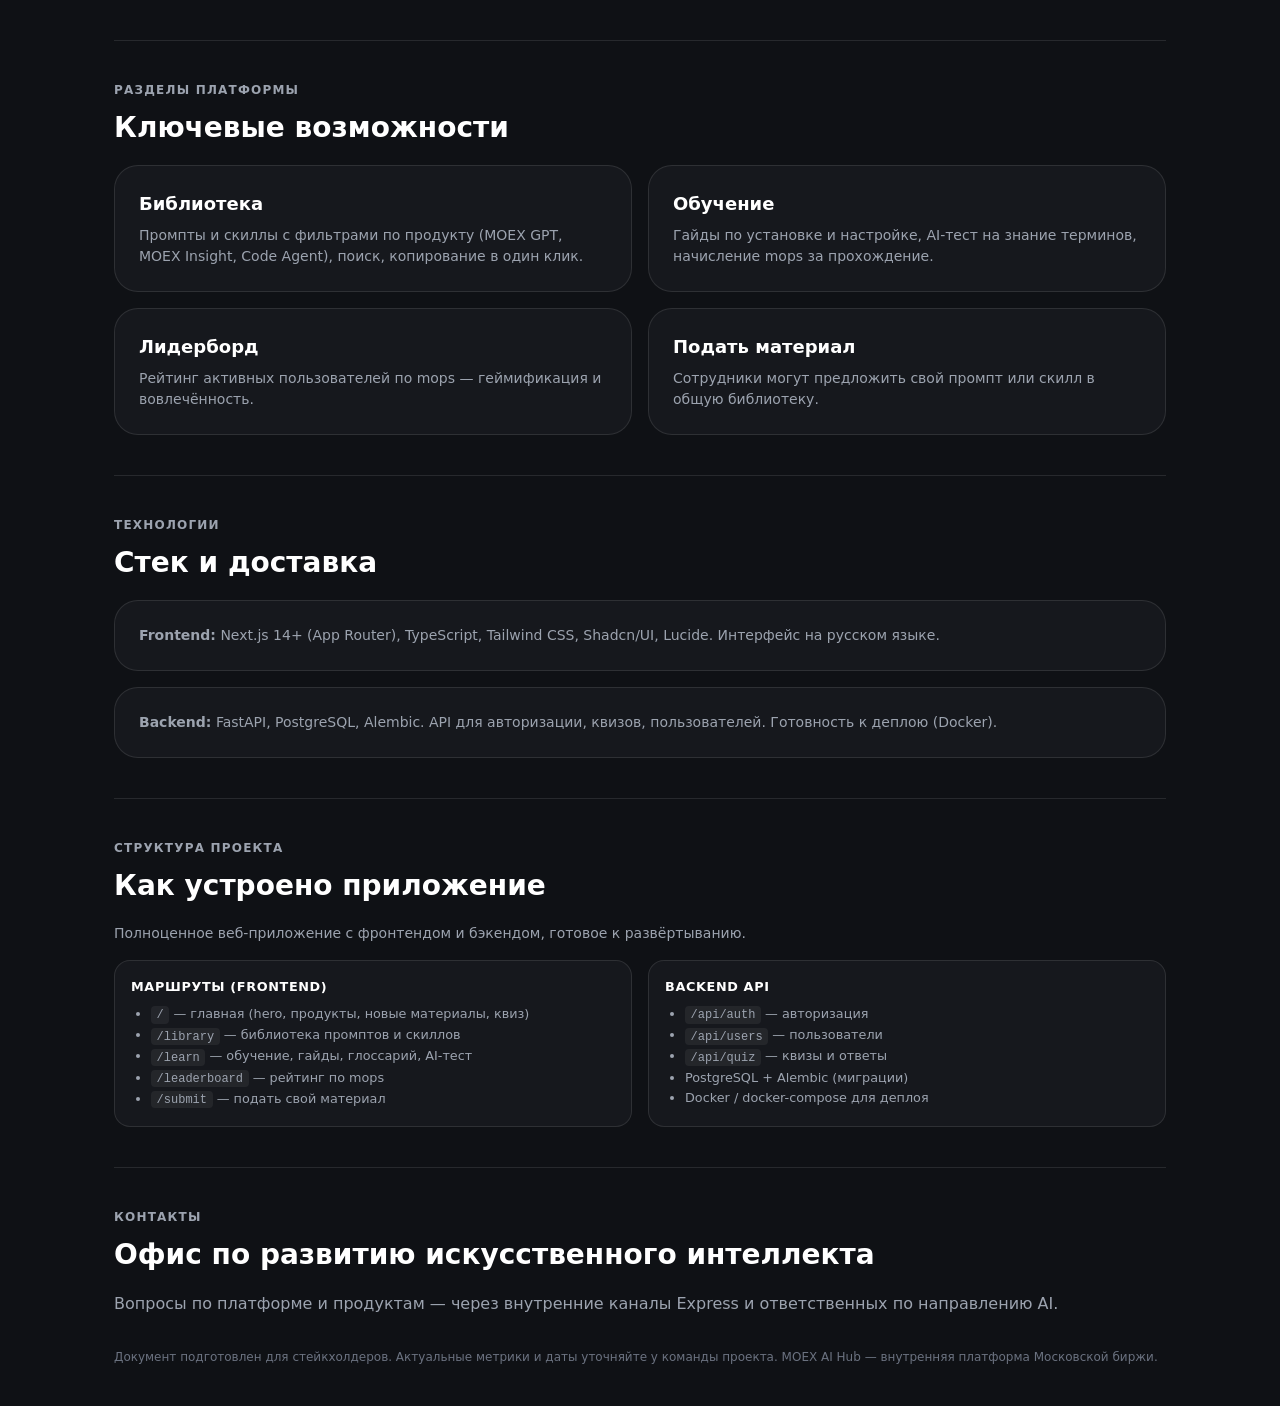
<file: moex-ai-hub-stakeholder-overview.html>
<!DOCTYPE html>
<html lang="ru">
<head>
  <meta charset="UTF-8" />
  <meta name="viewport" content="width=device-width, initial-scale=1.0" />
  <title>MOEX AI Hub — Обзор проекта для стейкхолдеров</title>
  <style>
    *, *::before, *::after { box-sizing: border-box; }
    :root {
      --bg-page: #0F1115;
      --bg-card: #16181D;
      --border: rgba(255,255,255,0.1);
      --text: #e5e7eb;
      --text-muted: #9ca3af;
      --accent: #FF0508;
      --violet: #8b5cf6;
      --slate: #64748b;
    }
    body {
      margin: 0;
      font-family: system-ui, -apple-system, 'Segoe UI', Roboto, sans-serif;
      background: var(--bg-page);
      color: var(--text);
      line-height: 1.5;
      -webkit-font-smoothing: antialiased;
    }
    .page { min-height: 100vh; padding: 2rem 1.5rem; max-width: 1100px; margin: 0 auto; }
    .brand { display: flex; align-items: center; gap: 0.75rem; margin-bottom: 2rem; }
    .brand-block { width: 48px; height: 48px; background: var(--accent); border-radius: 12px; }
    .brand-text { font-size: 1.5rem; font-weight: 700; letter-spacing: -0.02em; }
    .brand-text .accent { color: var(--accent); }
    .section-label { font-size: 0.75rem; font-weight: 700; text-transform: uppercase; letter-spacing: 0.1em; color: var(--text-muted); margin-bottom: 0.5rem; }
    .section-title { font-size: 1.75rem; font-weight: 600; color: #fff; margin: 0 0 1rem; }
    .card {
      background: var(--bg-card);
      border: 1px solid var(--border);
      border-radius: 1.5rem;
      padding: 1.5rem;
    }
    .card h3 { font-size: 1.125rem; font-weight: 600; color: #fff; margin: 0 0 0.5rem; }
    .card p { font-size: 0.875rem; color: var(--text-muted); margin: 0; }
    .bento { display: grid; gap: 1rem; }
    .bento-2 { grid-template-columns: repeat(2, 1fr); }
    .bento-3 { grid-template-columns: repeat(3, 1fr); }
    @media (max-width: 768px) {
      .bento-2, .bento-3 { grid-template-columns: 1fr; }
    }
    .stat-big { font-size: 3rem; font-weight: 700; line-height: 1; color: #fff; }
    .stat-label { font-size: 0.875rem; color: var(--text-muted); margin-top: 0.25rem; }
    .pill { display: inline-block; background: rgba(255,255,255,0.05); color: #d1d5db; padding: 0.35rem 0.75rem; border-radius: 9999px; font-size: 0.75rem; border: 1px solid rgba(255,255,255,0.05); margin-right: 0.5rem; margin-bottom: 0.5rem; }
    .product-dot { width: 8px; height: 8px; border-radius: 50%; display: inline-block; margin-right: 0.5rem; }
    .product-dot.gpt { background: var(--accent); }
    .product-dot.insight { background: var(--violet); }
    .product-dot.code { background: var(--slate); }
    .divider { height: 1px; background: var(--border); margin: 2.5rem 0; }
    .two-col { display: grid; grid-template-columns: 1fr 1fr; gap: 1.5rem; }
    @media (max-width: 768px) { .two-col { grid-template-columns: 1fr; } }
    .footer-note { font-size: 0.75rem; color: #6b7280; margin-top: 2rem; }
    /* TOC */
    .toc-wrap { background: var(--bg-card); border: 1px solid var(--border); border-radius: 1.5rem; padding: 1.25rem 1.5rem; margin-bottom: 2rem; }
    .toc-title { font-size: 0.75rem; font-weight: 700; text-transform: uppercase; letter-spacing: 0.1em; color: var(--text-muted); margin-bottom: 0.75rem; }
    .toc { list-style: none; padding: 0; margin: 0; display: grid; gap: 0.35rem; }
    .toc a { color: var(--text-muted); text-decoration: none; font-size: 0.875rem; }
    .toc a:hover { color: #fff; }
    /* Project structure */
    .structure-grid { display: grid; grid-template-columns: 1fr 1fr; gap: 1rem; }
    @media (max-width: 768px) { .structure-grid { grid-template-columns: 1fr; } }
    .structure-card { background: var(--bg-card); border: 1px solid var(--border); border-radius: 1rem; padding: 1rem; }
    .structure-card h4 { font-size: 0.8rem; font-weight: 600; color: #fff; margin: 0 0 0.5rem; text-transform: uppercase; letter-spacing: 0.05em; }
    .structure-card ul { margin: 0; padding-left: 1.25rem; font-size: 0.8rem; color: var(--text-muted); line-height: 1.6; }
    .structure-card code { font-size: 0.75rem; background: rgba(255,255,255,0.06); padding: 0.1rem 0.35rem; border-radius: 4px; }
    /* Anchor targets */
    [id] { scroll-margin-top: 1rem; }
    /* Print */
    @media print {
      body { background: #fff; color: #111; }
      .page { max-width: none; }
      .card, .toc-wrap, .structure-card { background: #f5f5f5; border-color: #ddd; }
      .section-title, .card h3 { color: #111; }
      .stat-big { color: #111; }
      .brand-block { background: var(--accent); }
      .brand-text .accent { color: var(--accent); }
      .section-label, .toc-title { color: #555; }
      .card p, .stat-label, .footer-note { color: #555; }
      .toc a { color: #333; }
      .divider { background: #ddd; }
    }
  </style>
</head>
<body>
  <main class="page">
    <div class="brand">
      <div class="brand-block"></div>
      <span class="brand-text">MOEX <span class="accent">AI</span> Hub</span>
    </div>

    <p class="section-label">Обзор проекта</p>
    <h1 class="section-title" style="font-size: 2.25rem; margin-bottom: 0.5rem;">Единая платформа AI-инструментов Московской биржи</h1>
    <p style="color: var(--text-muted); max-width: 36rem; margin-bottom: 2rem;">
      Промпты, скиллы и гайды для продуктивной работы. Внутренний маркетплейс AI-решений для сотрудников.
    </p>

    <nav class="toc-wrap" aria-label="Содержание">
      <p class="toc-title">Содержание</p>
      <ol class="toc">
        <li><a href="#stats">Ключевые метрики</a></li>
        <li><a href="#goal">Цель проекта</a></li>
        <li><a href="#products">AI-продукты</a></li>
        <li><a href="#sections">Разделы платформы</a></li>
        <li><a href="#tech">Технологии</a></li>
        <li><a href="#structure">Структура проекта</a></li>
        <li><a href="#contacts">Контакты</a></li>
      </ol>
    </nav>

    <div class="divider"></div>

    <section id="stats">
      <p class="section-label">Ключевые метрики</p>
      <h2 class="section-title">Масштаб платформы</h2>
      <div class="bento bento-3" style="margin-bottom: 2rem;">
        <div class="card">
          <p class="section-label">Промпты</p>
          <p class="stat-big">105+</p>
          <p class="stat-label">в библиотеке</p>
        </div>
        <div class="card">
          <p class="section-label">Скиллы</p>
          <p class="stat-big">32+</p>
          <p class="stat-label">опубликовано</p>
        </div>
        <div class="card">
          <p class="section-label">Сотрудников</p>
          <p class="stat-big">2100+</p>
          <p class="stat-label">используют AI</p>
        </div>
      </div>
    </section>

    <div class="divider"></div>

    <section id="goal">
      <p class="section-label">Цель</p>
      <h2 class="section-title">Зачем нужен MOEX AI Hub</h2>
      <div class="two-col" style="margin-bottom: 1rem;">
        <div class="card">
          <h3>Проблема</h3>
          <p>AI выбран стратегическим направлением. Сотрудникам нужен единый доступ к промптам, скиллам и инструкциям без разрозненных источников.</p>
        </div>
        <div class="card">
          <h3>Решение</h3>
          <p>Внутренняя платформа: библиотека промптов и скиллов, обучение, лидерборд и возможность делиться своими материалами.</p>
        </div>
      </div>
    </section>

    <div class="divider"></div>

    <section id="products">
      <p class="section-label">AI-продукты</p>
      <h2 class="section-title">Интеграция с продуктами Московской биржи</h2>
      <div class="bento bento-3">
        <div class="card">
          <span class="product-dot gpt"></span><h3>MOEX GPT</h3>
          <p>Корпоративный AI-чат. Письма, отчёты, суммаризация, перевод. Библиотека готовых промптов.</p>
          <p style="margin-top: 0.75rem;"><span class="pill">45 промптов</span><span class="pill">8 скиллов</span></p>
        </div>
        <div class="card">
          <span class="product-dot insight"></span><h3>MOEX Insight</h3>
          <p>AI-ассистент рабочего стола: анализ экрана, Outlook, резюме встреч, OCR.</p>
          <p style="margin-top: 0.75rem;"><span class="pill">22 промпта</span></p>
        </div>
        <div class="card">
          <span class="product-dot code"></span><h3>Code Agent</h3>
          <p>Вайбкодинг в VS Code, скиллы для тестов, рефакторинга, работы с БД и Jira.</p>
          <p style="margin-top: 0.75rem;"><span class="pill">38 промптов</span><span class="pill">24 скилла</span></p>
        </div>
      </div>
    </section>

    <div class="divider"></div>

    <section id="sections">
      <p class="section-label">Разделы платформы</p>
      <h2 class="section-title">Ключевые возможности</h2>
      <div class="bento bento-2">
        <div class="card">
          <h3>Библиотека</h3>
          <p>Промпты и скиллы с фильтрами по продукту (MOEX GPT, MOEX Insight, Code Agent), поиск, копирование в один клик.</p>
        </div>
        <div class="card">
          <h3>Обучение</h3>
          <p>Гайды по установке и настройке, AI-тест на знание терминов, начисление mops за прохождение.</p>
        </div>
        <div class="card">
          <h3>Лидерборд</h3>
          <p>Рейтинг активных пользователей по mops — геймификация и вовлечённость.</p>
        </div>
        <div class="card">
          <h3>Подать материал</h3>
          <p>Сотрудники могут предложить свой промпт или скилл в общую библиотеку.</p>
        </div>
      </div>
    </section>

    <div class="divider"></div>

    <section id="tech">
      <p class="section-label">Технологии</p>
      <h2 class="section-title">Стек и доставка</h2>
      <div class="card" style="margin-bottom: 1rem;">
        <p><strong>Frontend:</strong> Next.js 14+ (App Router), TypeScript, Tailwind CSS, Shadcn/UI, Lucide. Интерфейс на русском языке.</p>
      </div>
      <div class="card">
        <p><strong>Backend:</strong> FastAPI, PostgreSQL, Alembic. API для авторизации, квизов, пользователей. Готовность к деплою (Docker).</p>
      </div>
    </section>

    <div class="divider"></div>

    <section id="structure">
      <p class="section-label">Структура проекта</p>
      <h2 class="section-title">Как устроено приложение</h2>
      <p style="color: var(--text-muted); font-size: 0.875rem; margin-bottom: 1rem;">
        Полноценное веб-приложение с фронтендом и бэкендом, готовое к развёртыванию.
      </p>
      <div class="structure-grid">
        <div class="structure-card">
          <h4>Маршруты (Frontend)</h4>
          <ul>
            <li><code>/</code> — главная (hero, продукты, новые материалы, квиз)</li>
            <li><code>/library</code> — библиотека промптов и скиллов</li>
            <li><code>/learn</code> — обучение, гайды, глоссарий, AI-тест</li>
            <li><code>/leaderboard</code> — рейтинг по mops</li>
            <li><code>/submit</code> — подать свой материал</li>
          </ul>
        </div>
        <div class="structure-card">
          <h4>Backend API</h4>
          <ul>
            <li><code>/api/auth</code> — авторизация</li>
            <li><code>/api/users</code> — пользователи</li>
            <li><code>/api/quiz</code> — квизы и ответы</li>
            <li>PostgreSQL + Alembic (миграции)</li>
            <li>Docker / docker-compose для деплоя</li>
          </ul>
        </div>
      </div>
    </section>

    <div class="divider"></div>

    <section id="contacts">
      <p class="section-label">Контакты</p>
      <h2 class="section-title">Офис по развитию искусственного интеллекта</h2>
      <p style="color: var(--text-muted); margin-bottom: 2rem;">
        Вопросы по платформе и продуктам — через внутренние каналы Express и ответственных по направлению AI.
      </p>
    </section>

    <p class="footer-note">
      Документ подготовлен для стейкхолдеров. Актуальные метрики и даты уточняйте у команды проекта. MOEX AI Hub — внутренняя платформа Московской биржи.
    </p>
  </main>
</body>
</html>
</file>
